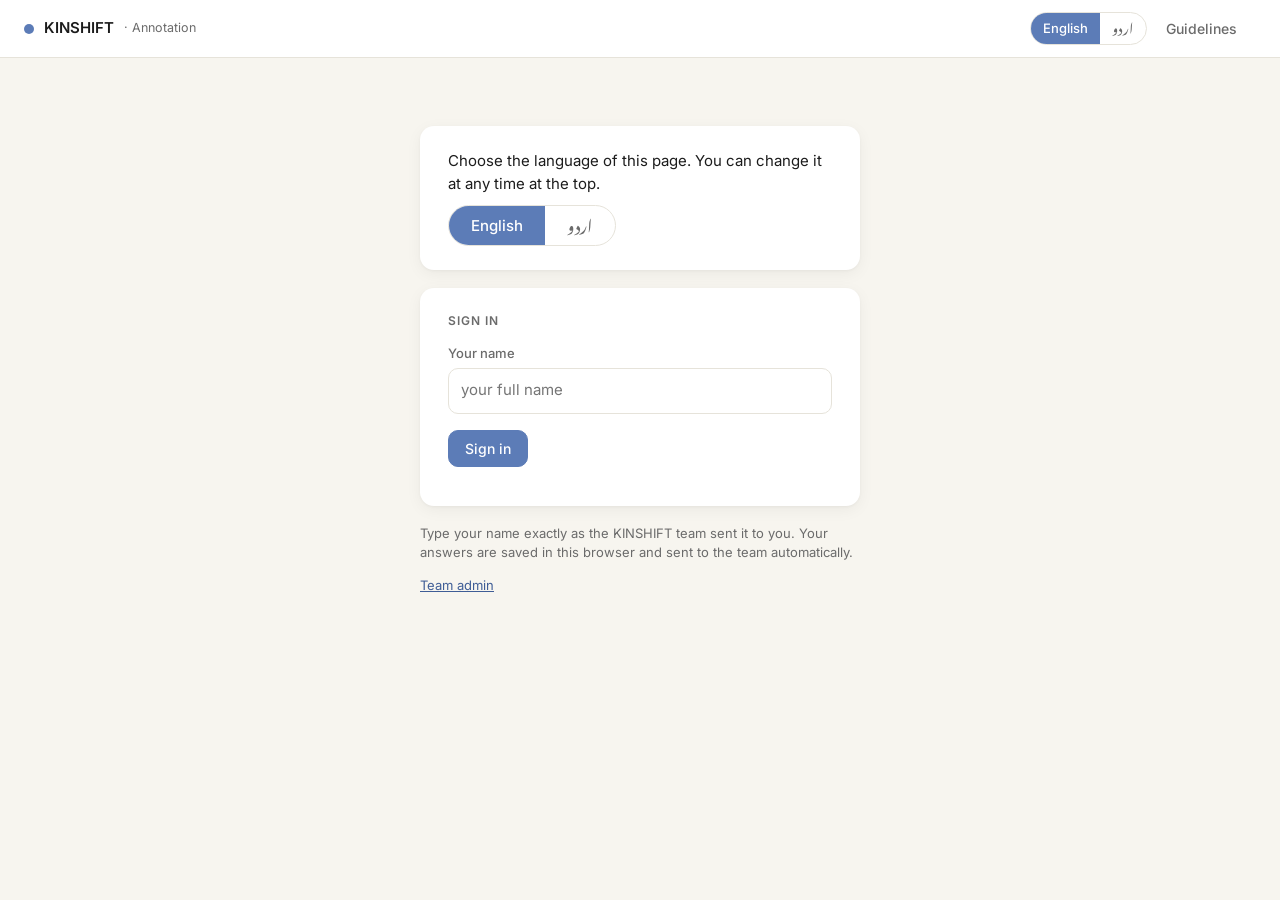
<file: index.html>
<!doctype html>
<html lang="en">
<head>
<meta charset="utf-8">
<meta name="viewport" content="width=device-width, initial-scale=1">
<title>KINSHIFT · Annotation</title>
<link rel="preconnect" href="https://fonts.googleapis.com">
<link rel="preconnect" href="https://fonts.gstatic.com" crossorigin>
<link rel="stylesheet" href="https://fonts.googleapis.com/css2?family=Inter:wght@400;500;600;700&family=Noto+Nastaliq+Urdu:wght@400;600&family=Noto+Naskh+Arabic:wght@400;600&display=swap" media="print" onload="this.media='all'">
<link rel="stylesheet" href="style.css?v=0.7.6">
<script>try{var l=localStorage.getItem("kinshift:ui")||(/^ur\b/i.test(navigator.language)?"ur":"en");if(l==="ur"){document.documentElement.lang="ur";document.documentElement.dir="rtl";document.documentElement.className="ui-rtl ui-ur"}}catch(e){}</script>
</head>
<body>
<header class="top">
  <a href="#/home" class="brand"><span class="dot"></span>KINSHIFT <small>· Annotation</small></a>
  <div class="user-area">
    <span id="langsw"></span>
    <a href="guidelines.html" target="_blank" rel="noopener" class="btn ghost" id="guide-link">Guidelines</a>
    <span id="who"></span>
  </div>
</header>
<div id="banner" class="hidden"></div>
<div id="focusbar" class="focusbar hidden"></div>
<main id="app"><p class="muted">Loading…</p></main>
<div id="palette" class="hidden"></div>
<div id="toast" class="hidden"></div>
<script src="logic.js?v=0.7.6"></script>
<script src="i18n.js?v=0.7.6"></script>
<script src="guide.js?v=0.7.6"></script>
<script src="app.js?v=0.7.6"></script>
</body>
</html>
</file>
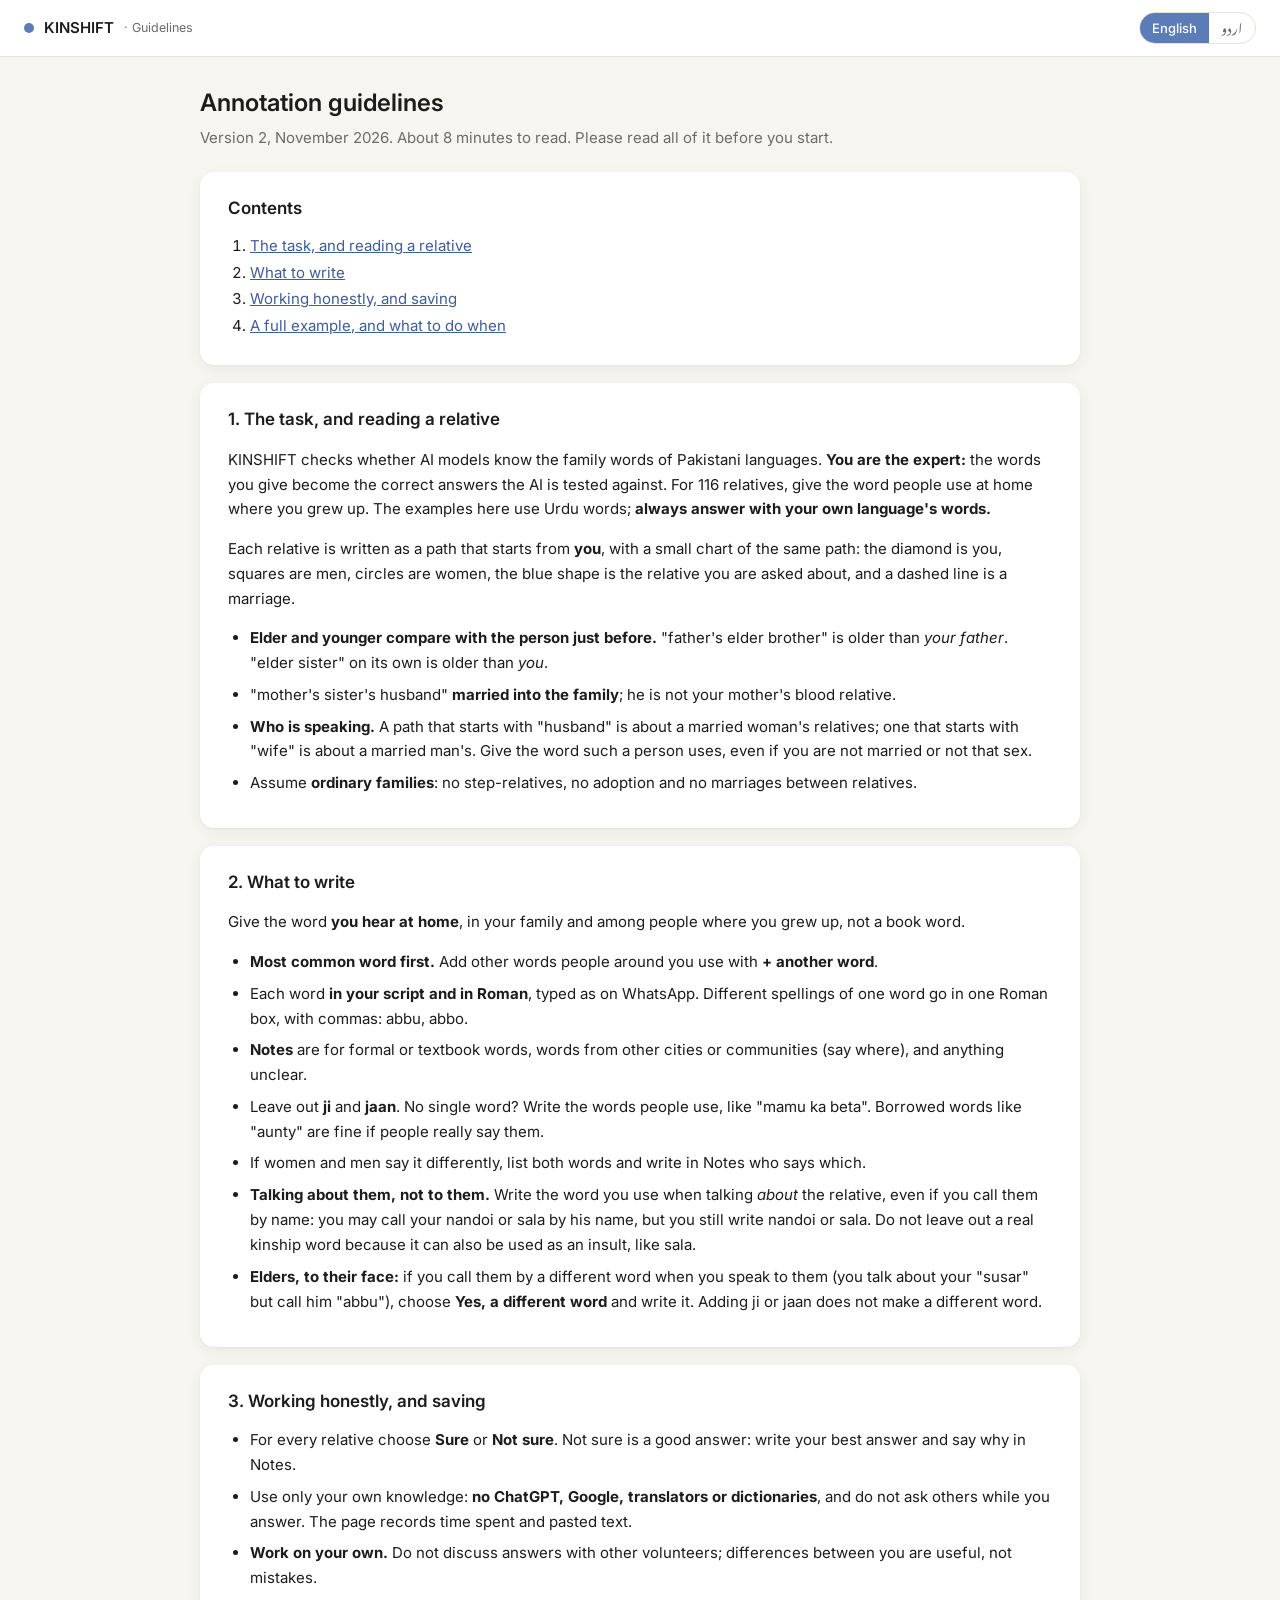
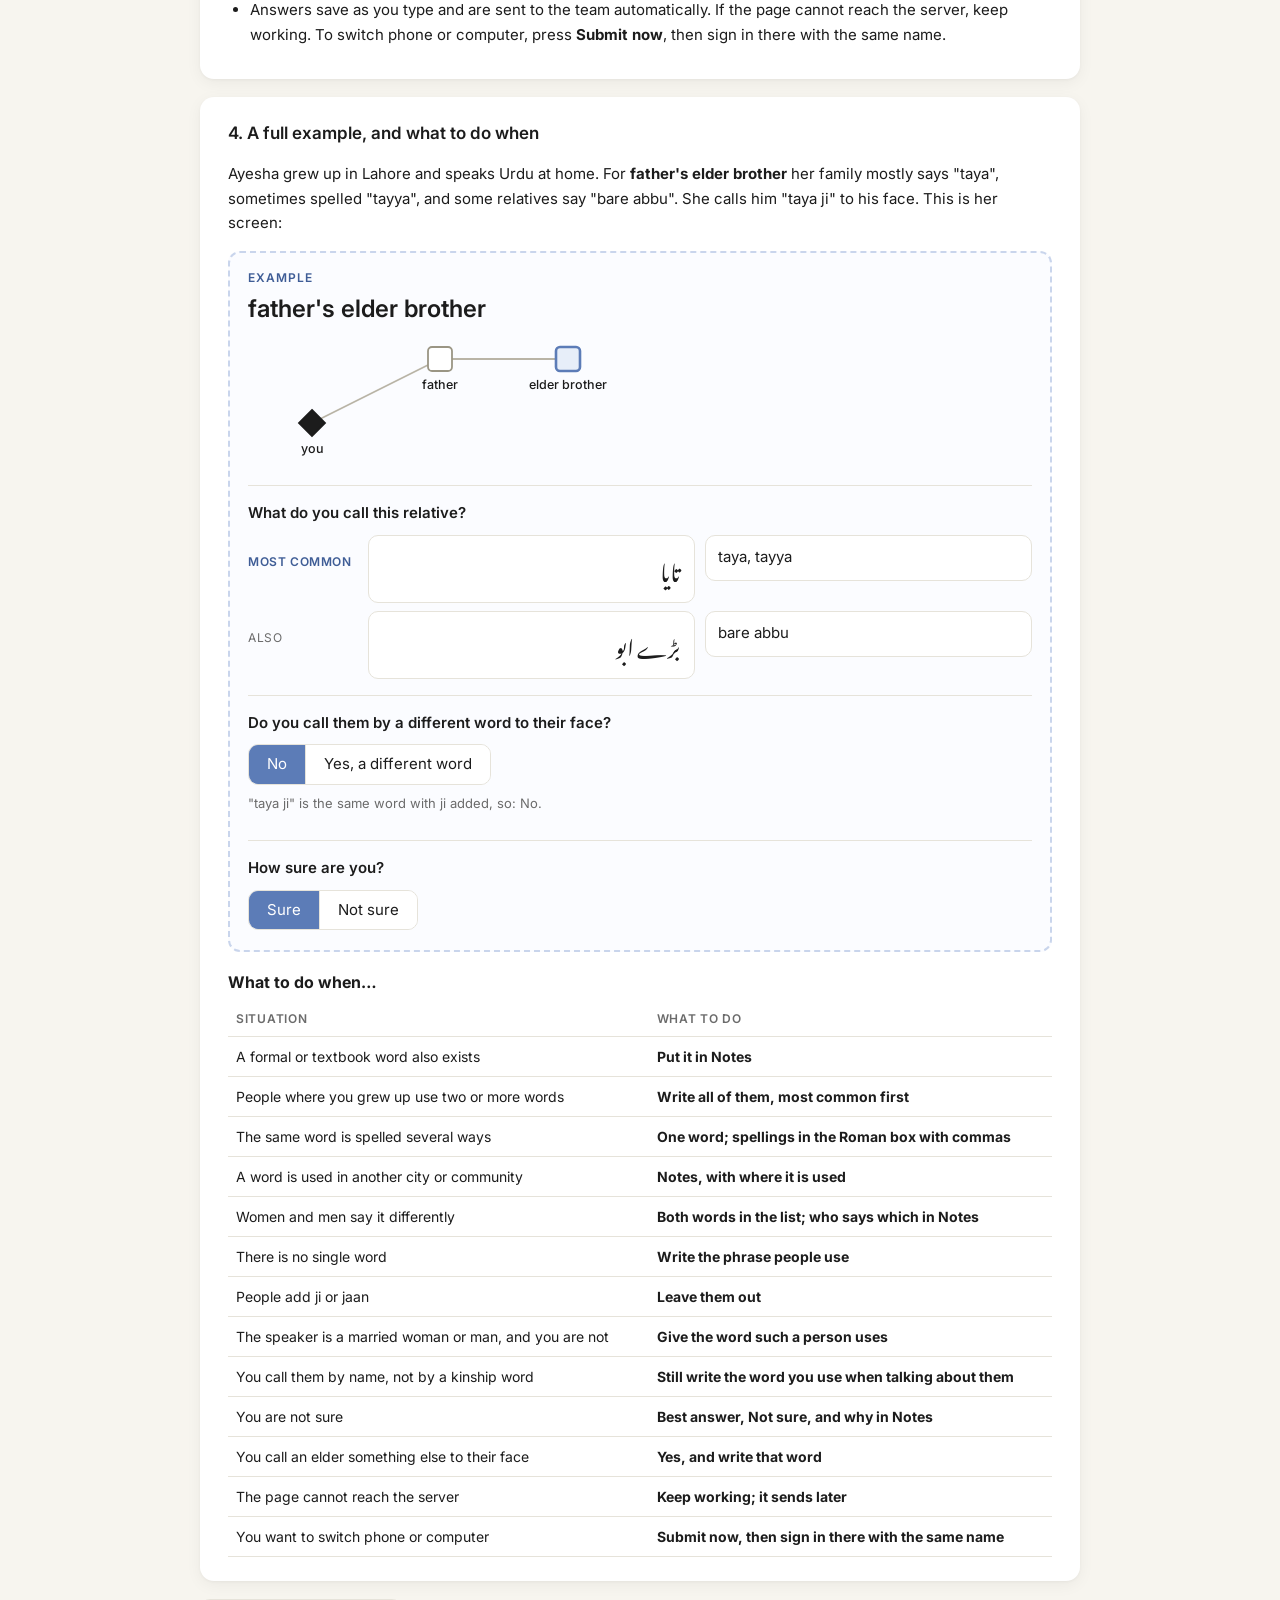
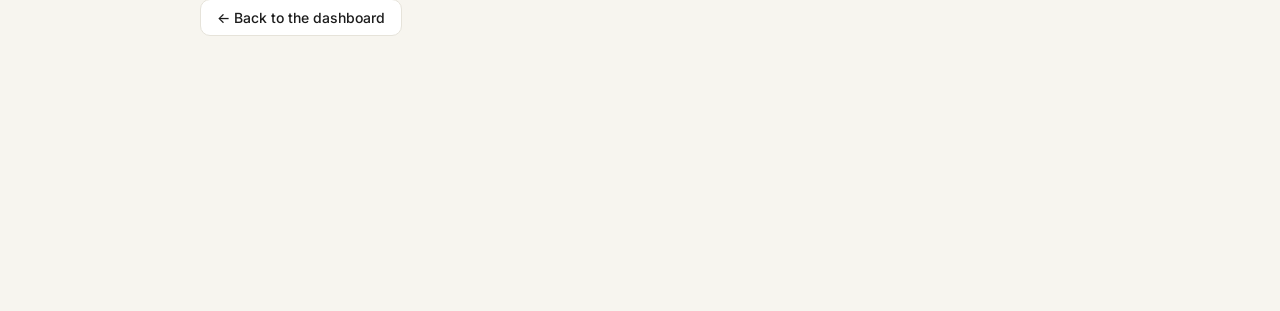
<file: guidelines.html>
<!doctype html>
<html lang="en">
<head>
<meta charset="utf-8">
<meta name="viewport" content="width=device-width, initial-scale=1">
<title>KINSHIFT · Guidelines</title>
<link rel="preconnect" href="https://fonts.googleapis.com">
<link rel="preconnect" href="https://fonts.gstatic.com" crossorigin>
<link rel="stylesheet" href="https://fonts.googleapis.com/css2?family=Inter:wght@400;500;600;700&family=Noto+Nastaliq+Urdu:wght@400;600&family=Noto+Naskh+Arabic:wght@400;600&display=swap" media="print" onload="this.media='all'">
<link rel="stylesheet" href="style.css?v=0.7.6">
<script>try{var l=localStorage.getItem("kinshift:ui")||(/^ur\b/i.test(navigator.language)?"ur":"en");if(l==="ur"){document.documentElement.lang="ur";document.documentElement.dir="rtl";document.documentElement.className="ui-rtl ui-ur"}}catch(e){}</script>
</head>
<body class="font-nastaliq">
<header class="top">
  <a href="./" class="brand"><span class="dot"></span>KINSHIFT <small>· Guidelines</small></a>
  <div class="user-area"><span id="langsw"></span></div>
</header>
<main class="guide" id="app"><p class="muted">Loading…</p></main>
<script src="i18n.js?v=0.7.6"></script>
<script src="guide.js?v=0.7.6"></script>
<script>
"use strict";
// The guidelines, drawn from guide.js in the chosen language. Same text as onboarding.
let config = {};
function draw() {
  applyUiLang();
  document.title = "KINSHIFT · " + t("nav.guidelines");
  document.querySelector(".brand small").textContent = "· " + t("nav.guidelines");
  document.getElementById("langsw").replaceChildren(langSwitch(draw));
  const parts = guideParts(config);
  document.getElementById("app").replaceChildren(
    h("h1", {}, t("g.title")),
    h("p", { class: "lead" }, t("g.lead", { v: `${GUIDE.version}, ${L(GUIDE.date)}` })),
    h("div", { class: "card toc" }, h("h2", {}, t("g.toc")),
      h("ol", {}, ...parts.map(p => h("li", {}, h("a", { href: `#${p.id}` }, L(p.title)))))),
    ...parts.map((p, i) => h("div", { class: "card guide-part", id: p.id }, h("h2", {}, `${i + 1}. ${L(p.title)}`), ...guideBlocks(L(p.body), config))),
    h("p", {}, h("a", { href: "./", class: "btn" }, t("g.back"))));
  if (location.hash) { const el = document.getElementById(location.hash.slice(1)); if (el) el.scrollIntoView(); }
}
fetch("data/config.json?v=0.7.6", { cache: "no-store" }).then(r => r.json()).then(c => { config = c; }).catch(() => {}).finally(draw);
</script>
</body>
</html>
</file>
<file: style.css>
:root {
  --bg: #f7f5ef; --surface: #ffffff; --ink: #1c1c1c; --muted: #6b6b6b; --line: #e6e3da;
  --accent: #5c7cb7; --accent-deep: #3f5d96; --accent-soft: #e7eef9;
  --good: #3f8a5f; --good-soft: #e0efe6; --warn: #b07425; --warn-soft: #fbecd6; --bad: #b3261e;
  --shadow: 0 1px 3px rgba(0,0,0,.04), 0 4px 16px rgba(0,0,0,.05); --radius: 14px;
}
* { box-sizing: border-box; }
html, body { margin: 0; }
body { background: var(--bg); color: var(--ink); font: 15px/1.5 Inter, system-ui, sans-serif; min-height: 100vh; }
a { color: var(--accent-deep); }
.hidden { display: none !important; }

/* header */
.top { display: flex; justify-content: space-between; align-items: center; gap: 12px; padding: 12px 24px;
       background: var(--surface); border-bottom: 1px solid var(--line); position: sticky; top: 0; z-index: 20; }
.brand { font-weight: 600; display: flex; align-items: center; gap: 10px; text-decoration: none; color: var(--ink); }
.brand .dot { width: 10px; height: 10px; border-radius: 50%; background: var(--accent); }
.brand small { color: var(--muted); font-weight: 400; }
.user-area { display: flex; align-items: center; gap: 8px; flex-wrap: wrap; justify-content: flex-end; }
#who { color: var(--muted); font-size: 13px; }
#banner { background: var(--warn-soft); color: #6b4510; padding: 9px 24px; font-size: 14px;
          display: flex; gap: 12px; align-items: center; justify-content: center; flex-wrap: wrap; }

/* buttons and fields */
button, .btn { font: 500 14px Inter, system-ui, sans-serif; padding: 9px 16px; border: 1px solid var(--line);
  background: var(--surface); color: var(--ink); border-radius: 10px; cursor: pointer; text-decoration: none;
  display: inline-flex; align-items: center; gap: 6px; transition: background .12s, border-color .12s; }
button:hover:not(:disabled), .btn:hover { background: #f0ede4; }
button:disabled { opacity: .45; cursor: not-allowed; }
button.primary, .btn.primary { background: var(--accent); border-color: var(--accent); color: #fff; }
button.primary:hover:not(:disabled), .btn.primary:hover { background: var(--accent-deep); border-color: var(--accent-deep); }
button.ghost, .btn.ghost { background: transparent; border-color: transparent; color: var(--muted); padding: 7px 10px; }
button.ghost:hover:not(:disabled), .btn.ghost:hover { background: rgba(0,0,0,.04); color: var(--ink); }
button.small { padding: 6px 12px; font-size: 13px; }
label.lbl { display: block; font-size: 13px; color: var(--muted); margin: 0 0 4px; font-weight: 500; }
input[type=text], input[type=password], select, textarea { width: 100%; font: inherit; padding: 9px 12px;
  border: 1px solid var(--line); border-radius: 10px; background: var(--surface); color: var(--ink); }
input:focus, select:focus, textarea:focus { outline: none; border-color: var(--accent); box-shadow: 0 0 0 3px var(--accent-soft); }
textarea { min-height: 60px; resize: vertical; }
input[type=text] { min-height: 46px; }
.native { direction: rtl; text-align: right; font-size: 24px; }
.font-nastaliq .native { font-family: "Noto Nastaliq Urdu", serif; font-size: 26px; line-height: 2.1; padding: 10px 14px 12px; min-height: 66px; }
.font-naskh .native { font-family: "Noto Naskh Arabic", serif; font-size: 26px; line-height: 1.6; min-height: 56px; }
.font-nastaliq .grid2 input[type=text]:not(.native) { min-height: 66px; }
.font-naskh .grid2 input[type=text]:not(.native), .font-naskh .word-row input:not(.native) { min-height: 56px; }
.font-nastaliq .word-row input:not(.native) { min-height: 66px; }
.warn { color: var(--warn); font-size: 13px; margin-top: 4px; }
.bad { color: var(--bad); }
.muted { color: var(--muted); }

/* layout */
main { max-width: 920px; margin: 0 auto; padding: 28px 20px 120px; }
.card { background: var(--surface); border-radius: var(--radius); box-shadow: var(--shadow); padding: 24px 28px; margin: 0 0 18px; }
.card h2 { font-size: 12px; font-weight: 600; letter-spacing: .08em; text-transform: uppercase; color: var(--muted); margin: 0 0 14px; }
h1 { font-size: 24px; font-weight: 600; margin: 0 0 6px; }
.lead { color: var(--muted); margin: 0 0 22px; }
.grid2 { display: grid; grid-template-columns: 1fr 1fr; gap: 12px 16px; }
@media (max-width: 680px) { .grid2 { grid-template-columns: 1fr; } .top { padding: 10px 14px; } main { padding: 18px 12px 120px; } .card { padding: 18px 16px; } }

/* list rows (rounds, batches) */
.rows { display: grid; gap: 8px; }
.list-row { display: grid; grid-template-columns: 1fr auto auto; align-items: center; gap: 14px; padding: 14px 18px;
  border: 1px solid var(--line); border-radius: 10px; text-decoration: none; color: var(--ink); background: var(--surface); }
a.list-row:hover { background: #faf8f1; border-color: #cfcab7; }
.list-row.done { background: var(--good-soft); border-color: #bcd6c5; }
.list-row.locked { opacity: .55; }
.list-row .title { font-weight: 500; }
.list-row .sub { font-size: 13px; color: var(--muted); }
.tag { font-size: 12px; color: var(--muted); background: rgba(0,0,0,.045); padding: 3px 10px; border-radius: 999px;
       font-variant-numeric: tabular-nums; white-space: nowrap; }
.tag.good { background: rgba(63,138,95,.15); color: #2c6444; }
.tag.accent { background: var(--accent-soft); color: var(--accent-deep); }
.tag.warn { background: var(--warn-soft); color: #7a4f12; }
.bar { height: 8px; background: var(--line); border-radius: 999px; overflow: hidden; min-width: 120px; }
.bar > i { display: block; height: 100%; background: linear-gradient(90deg, var(--accent), var(--accent-deep)); transition: width .2s; }

/* focus mode */
.focusbar { display: flex; justify-content: space-between; align-items: center; gap: 14px; flex-wrap: wrap;
  padding: 10px 24px; background: var(--surface); border-bottom: 1px solid var(--line); position: sticky; top: var(--top-h, 53px); z-index: 15; }
.focusbar .left { display: flex; align-items: center; gap: 10px; font-size: 14px; }
.focusbar .right { display: flex; align-items: center; gap: 12px; }
.focusbar .name { font-weight: 600; }
.sep { color: #cfcab7; }
.item { max-width: 860px; margin: 0 auto; }
.item-top { display: flex; justify-content: space-between; align-items: center; gap: 10px; margin-bottom: 6px; flex-wrap: wrap; }
.item-title { font-size: 24px; font-weight: 600; margin: 4px 0 2px; }
.speaker { color: var(--warn); font-size: 14px; }
.tree { width: 100%; max-width: 620px; height: auto; max-height: 150px; display: block; margin: 8px 0 4px; }
.tree text { font: 500 12.5px Inter, sans-serif; fill: var(--ink); }
.tree .edge { stroke: #b9b4a6; stroke-width: 1.8; fill: none; }
.tree .spouse { stroke-dasharray: 5 4; }
.tree .node { fill: var(--surface); stroke: #9a9584; stroke-width: 1.8; }
.tree .ego { fill: var(--ink); stroke: var(--ink); }
.tree .target { fill: var(--accent-soft); stroke: var(--accent); stroke-width: 2.6; }
.q { border-top: 1px solid var(--line); padding: 16px 0 4px; margin-top: 12px; }
.q h3 { font-size: 15px; font-weight: 600; margin: 0 0 10px; }
.q .hint { font-size: 13px; color: var(--muted); margin: -6px 0 10px; }
.seg { display: inline-flex; border: 1px solid var(--line); border-radius: 10px; overflow: hidden; }
.seg button { border: 0; border-radius: 0; padding: 8px 18px; background: var(--surface); }
.seg button + button { border-left: 1px solid var(--line); }
.seg button.on { background: var(--accent); color: #fff; }
.seg button.on.warnish { background: var(--warn); }
.alt { display: flex; gap: 8px; flex-wrap: wrap; margin-top: 4px; }
.alt button.on { background: var(--accent-soft); border-color: var(--accent); color: var(--accent-deep); }
details.more { margin-top: 14px; border-top: 1px solid var(--line); padding-top: 12px; }
details.more summary { cursor: pointer; color: var(--muted); font-size: 14px; font-weight: 500; }
details.more[open] summary { margin-bottom: 12px; }
.check { display: flex; gap: 8px; align-items: center; font-size: 14px; margin: 8px 0; cursor: pointer; }
.choices label, .choices .choice { display: flex; width: 100%; text-align: start; font-weight: 400; gap: 10px; align-items: flex-start; padding: 8px 12px; border: 1px solid var(--line);
  border-radius: 10px; margin: 6px 0; cursor: pointer; }
.choices label:hover { background: #faf8f1; }
.focusfoot { display: flex; justify-content: space-between; align-items: center; gap: 10px; position: fixed; left: 0; right: 0; bottom: 0;
  padding: 10px max(20px, calc((100vw - 860px) / 2)); background: var(--surface); border-top: 1px solid var(--line); z-index: 25; }
.focusfoot ~ .dots { margin-bottom: 70px; }
main { padding-bottom: 260px; }
.kbd-hint { color: var(--muted); font-size: 12px; }
kbd { font: 11px ui-monospace, Menlo, monospace; padding: 1px 6px; border: 1px solid var(--line); border-bottom-width: 2px;
      border-radius: 4px; background: var(--surface); }
.dots { display: flex; gap: 5px; flex-wrap: wrap; justify-content: center; margin: 14px auto 0; max-width: 860px; }
.dots a { width: 12px; height: 12px; border-radius: 50%; background: var(--line); display: block; }
.dots a.done { background: var(--good); }
.dots a.cur { outline: 2px solid var(--accent); outline-offset: 2px; }

/* answer boxes (adjudication, review) */
.answers { display: grid; grid-template-columns: 1fr 1fr; gap: 14px; margin-top: 10px; }
@media (max-width: 680px) { .answers { grid-template-columns: 1fr; } }
.answer { border: 1px solid var(--line); border-radius: 12px; padding: 14px 16px; background: #fcfbf8; }
.answer .who { font-size: 12px; font-weight: 600; letter-spacing: .06em; text-transform: uppercase; color: var(--muted); }
.answer .big { font-size: 26px; direction: rtl; text-align: right; }
.font-nastaliq .answer .big, .font-nastaliq .question { font-family: "Noto Nastaliq Urdu", serif; line-height: 2.2; }
.font-naskh .answer .big, .font-naskh .question { font-family: "Noto Naskh Arabic", serif; line-height: 1.9; }
.question { font-size: 22px; direction: rtl; text-align: right; background: #fcfbf8; border: 1px solid var(--line);
            border-radius: 12px; padding: 14px 18px; margin: 10px 0; }
.question.ltr { direction: ltr; text-align: left; font-family: Inter, sans-serif; font-size: 18px; }

/* palette and toast */
#palette { position: fixed; left: 0; right: 0; bottom: 61px; background: var(--surface); border-top: 1px solid var(--line);
  box-shadow: 0 -4px 16px rgba(0,0,0,.05); padding: 8px 10px; display: flex; flex-wrap: wrap; gap: 6px; justify-content: center; z-index: 30; }
#palette .lbl { width: 100%; text-align: center; margin: 0; }
#palette button { min-width: 42px; justify-content: center; font-size: 22px; padding: 0 8px; line-height: 2; }
.font-nastaliq #palette button { font-family: "Noto Nastaliq Urdu", serif; line-height: 2.2; }
.font-naskh #palette button { font-family: "Noto Naskh Arabic", serif; }
#toast { position: fixed; left: 50%; bottom: 24px; transform: translateX(-50%); background: var(--ink); color: #fff;
  padding: 10px 18px; border-radius: 10px; font-size: 14px; z-index: 40; box-shadow: var(--shadow); max-width: 90vw; }
#toast.bad { background: var(--bad); }
.login { max-width: 440px; margin: 40px auto; }

/* phones */
@media (max-width: 680px) {
  .top { position: static; flex-wrap: nowrap; }
  .brand small, .kbd-hint { display: none; }
  .user-area { gap: 4px; }
  .user-area .btn.ghost { padding: 6px 8px; font-size: 13px; }
  #who span { display: none; }
  #banner { padding: 6px 12px; font-size: 13px; justify-content: space-between; flex-wrap: nowrap; }
  #banner span { flex: 1; }
  .focusbar { top: 0; padding: 8px 12px; }
  .focusbar .bar { width: 80px !important; min-width: 80px; }
  .item-title { font-size: 21px; }
  .focusfoot { padding: 8px 12px; }
}

/* admin */
.grid3 { display: grid; grid-template-columns: 2fr 1fr 1fr auto; gap: 12px; }
@media (max-width: 680px) { .grid3 { grid-template-columns: 1fr; } }
table.grid-table { width: 100%; border-collapse: collapse; font-size: 14px; }
table.grid-table th { text-align: start; font-size: 12px; text-transform: uppercase; letter-spacing: .06em; color: var(--muted); font-weight: 600; padding: 8px; border-bottom: 1px solid var(--line); white-space: nowrap; }
table.grid-table td { padding: 9px 8px; border-bottom: 1px solid var(--line); vertical-align: middle; }
tr.inactive td { opacity: .45; }
.flag { color: var(--warn); font-weight: 600; }
pre.out { background: #fcfbf8; border: 1px solid var(--line); border-radius: 10px; padding: 12px; white-space: pre-wrap; font-size: 13px; }
body.admin main { max-width: 1240px; }

/* word lists */
.frame { display: flex; justify-content: space-between; align-items: baseline; gap: 12px; flex-wrap: wrap;
         background: #fcfbf8; border: 1px dashed var(--line); border-radius: 10px; padding: 8px 14px; margin: 0 0 10px; }
.frame-en { font-size: 17px; font-weight: 500; }
.frame-ur { font-family: "Noto Nastaliq Urdu", serif; font-size: 17px; color: var(--muted); line-height: 2; }
.words { display: grid; gap: 8px; }
.word-row { display: grid; grid-template-columns: 110px 1fr 1fr 150px; gap: 10px; align-items: start; }
.word-tag { font-size: 12px; color: var(--muted); padding-top: 18px; text-transform: uppercase; letter-spacing: .05em; }
.word-row.main .word-tag { color: var(--accent-deep); font-weight: 600; }
.word-actions { display: flex; gap: 2px; padding-top: 10px; white-space: nowrap; justify-content: flex-end; }
.add-word { justify-self: start; margin-inline-start: 120px; color: var(--accent-deep); }
@media (max-width: 680px) {
  .word-row { grid-template-columns: 1fr; gap: 6px; padding-bottom: 8px; border-bottom: 1px dashed var(--line); }
  .word-tag { padding-top: 0; }
  .add-word { margin-inline-start: 0; }
}
.rate-row { display: grid; grid-template-columns: 1fr auto auto; gap: 12px; align-items: center; padding: 10px 0; border-bottom: 1px solid var(--line); }
.rate-word .big { font-size: 24px; direction: rtl; text-align: right; }
.font-nastaliq .rate-word .big { font-family: "Noto Nastaliq Urdu", serif; line-height: 2.1; }
.font-naskh .rate-word .big { font-family: "Noto Naskh Arabic", serif; }
.rate-word .who { font-size: 12px; color: var(--muted); }
.main-pick.off { opacity: .4; }
@media (max-width: 680px) { .rate-row { grid-template-columns: 1fr; } }
.native::placeholder { font-family: Inter, system-ui, sans-serif; font-size: 15px; line-height: normal; }

/* language switch */
.lang-switch { display: inline-flex; border: 1px solid var(--line); border-radius: 999px; overflow: hidden; background: var(--surface); }
.lang-switch button { border: 0; border-radius: 0; padding: 5px 12px; font-size: 13px; background: transparent; color: var(--muted); }
.lang-switch button[lang=ur] { font-family: "Noto Nastaliq Urdu", serif; font-size: 14px; line-height: 1.6; padding: 2px 12px 6px; }
.lang-switch button.on { background: var(--accent); color: #fff; }
.lang-card .lang-switch button { padding: 8px 22px; font-size: 15px; }
.lang-card .lang-switch button[lang=ur] { font-size: 17px; padding: 4px 22px 8px; }

/* onboarding */
.steps { display: flex; align-items: center; gap: 12px; margin: 0 0 18px; font-size: 13px; }
.steps .bar { flex: 1; max-width: 320px; }
.note { background: var(--accent-soft); border-radius: 10px; padding: 10px 14px; color: var(--accent-deep); margin: 0 0 14px; }
.guide-part p, .guide-part li { line-height: 1.65; }
.guide-part ul { padding-inline-start: 22px; margin: 8px 0; }
.guide-part li { margin: 7px 0; }
.check-q h3 { font-weight: 600; }
.choices .choice { margin: 6px 0; padding: 10px 14px; border: 1px solid var(--line); border-radius: 10px; background: var(--surface); cursor: pointer; justify-content: flex-start; }
.choices .choice:disabled { opacity: 1; cursor: default; }
.choices .choice:disabled:not(.right) { color: var(--muted); }
.choices .choice.right { background: var(--good-soft); border-color: #9cc8ad; color: #1f5135; font-weight: 500; }
.choices .choice.wrong { background: var(--warn-soft); border-color: #e4bf86; }
.good-note { color: #2c6444; font-size: 14px; margin-top: 6px; }
.guide .card h2, .guide-part h2 { font-size: 17px; text-transform: none; letter-spacing: 0; color: var(--ink); }
.toc ol { margin: 0; padding-inline-start: 22px; } .toc li { margin: 4px 0; }

/* worked example and reference table */
.example { border: 2px dashed #c9d5ec; border-radius: 12px; padding: 16px 18px; margin: 14px 0; background: #fbfcff; }
.example-label { font-size: 12px; font-weight: 600; text-transform: uppercase; letter-spacing: .08em; color: var(--accent-deep); }
.fake-input { border: 1px solid var(--line); border-radius: 10px; padding: 8px 12px; background: var(--surface); min-height: 46px; display: flex; align-items: center; }
.fake-input.native { justify-content: flex-start; font-family: "Noto Nastaliq Urdu", serif; font-size: 22px; line-height: 2; }
.font-naskh .fake-input.native { font-family: "Noto Naskh Arabic", serif; }
.seg .segbtn { padding: 8px 18px; background: var(--surface); display: inline-block; }
.seg .segbtn + .segbtn { border-inline-start: 1px solid var(--line); }
.seg .segbtn.on { background: var(--accent); color: #fff; }
.ref { margin-top: 18px; } .ref h3 { font-size: 16px; margin: 0 0 8px; }
.ref td { vertical-align: top; }
.item-path-en { font-size: 16px; color: var(--muted); font-weight: 500; margin: 0 0 4px; }
.example .word-row { grid-template-columns: 110px 1fr 1fr; }
.example .word-row > div:last-child:empty { display: none; }

/* Urdu interface: Inter stays first so Latin text keeps it; Urdu letters fall back to Nastaliq */
.ui-ur body, .ui-ur button, .ui-ur .btn, .ui-ur input, .ui-ur select, .ui-ur textarea { font-family: Inter, "Noto Nastaliq Urdu", serif; }
.ui-ur body { line-height: 2.05; }
.ui-ur h1 { font-size: 24px; line-height: 2.1; }
.ui-ur button, .ui-ur .btn { line-height: 1.9; padding-top: 4px; padding-bottom: 8px; }
.ui-ur .card h2 { text-transform: none; letter-spacing: 0; font-size: 15px; }
.ui-ur .tag { line-height: 1.9; padding: 1px 10px 4px; }
.ui-ur label.lbl { font-size: 14px; }
.ui-ur .q h3 { font-size: 16px; line-height: 2.1; }
.ui-ur .q .hint { margin-top: -2px; }
.ui-ur .item-title.ur-gloss { font-size: 26px; line-height: 2.2; }
.ui-ur .item-path-en { font-family: Inter, sans-serif; line-height: 1.5; text-align: right; }
.ui-ur .tree text { font-family: "Noto Nastaliq Urdu", serif; font-size: 13px; }
.ui-ur .word-tag { padding-top: 12px; font-size: 13px; letter-spacing: 0; }
.ui-ur .guide-part p, .ui-ur .guide-part li { line-height: 2.2; }
.ui-ur #banner, .ui-ur #toast { line-height: 2; }
.ui-ur .example-label, .ui-ur .answer .who { letter-spacing: 0; }
.ui-ur .roman, .ui-ur input[dir=ltr] { font-family: Inter, system-ui, sans-serif; }
.ui-ur .kbd-hint kbd { font-family: ui-monospace, Menlo, monospace; }
.ui-rtl .word-actions { justify-content: flex-start; }
.ui-rtl .seg button + button { border-left: 0; border-right: 1px solid var(--line); }
.ui-rtl .focusfoot .btn, .ui-rtl .focusbar .btn { unicode-bidi: plaintext; }
.ui-rtl .choices .choice { text-align: right; }
@media (max-width: 680px) {
  .example { padding: 12px; }
  .example .word-row { grid-template-columns: 1fr 1fr; gap: 6px; }
  .example .word-tag { grid-column: 1 / -1; }
}
</file>
